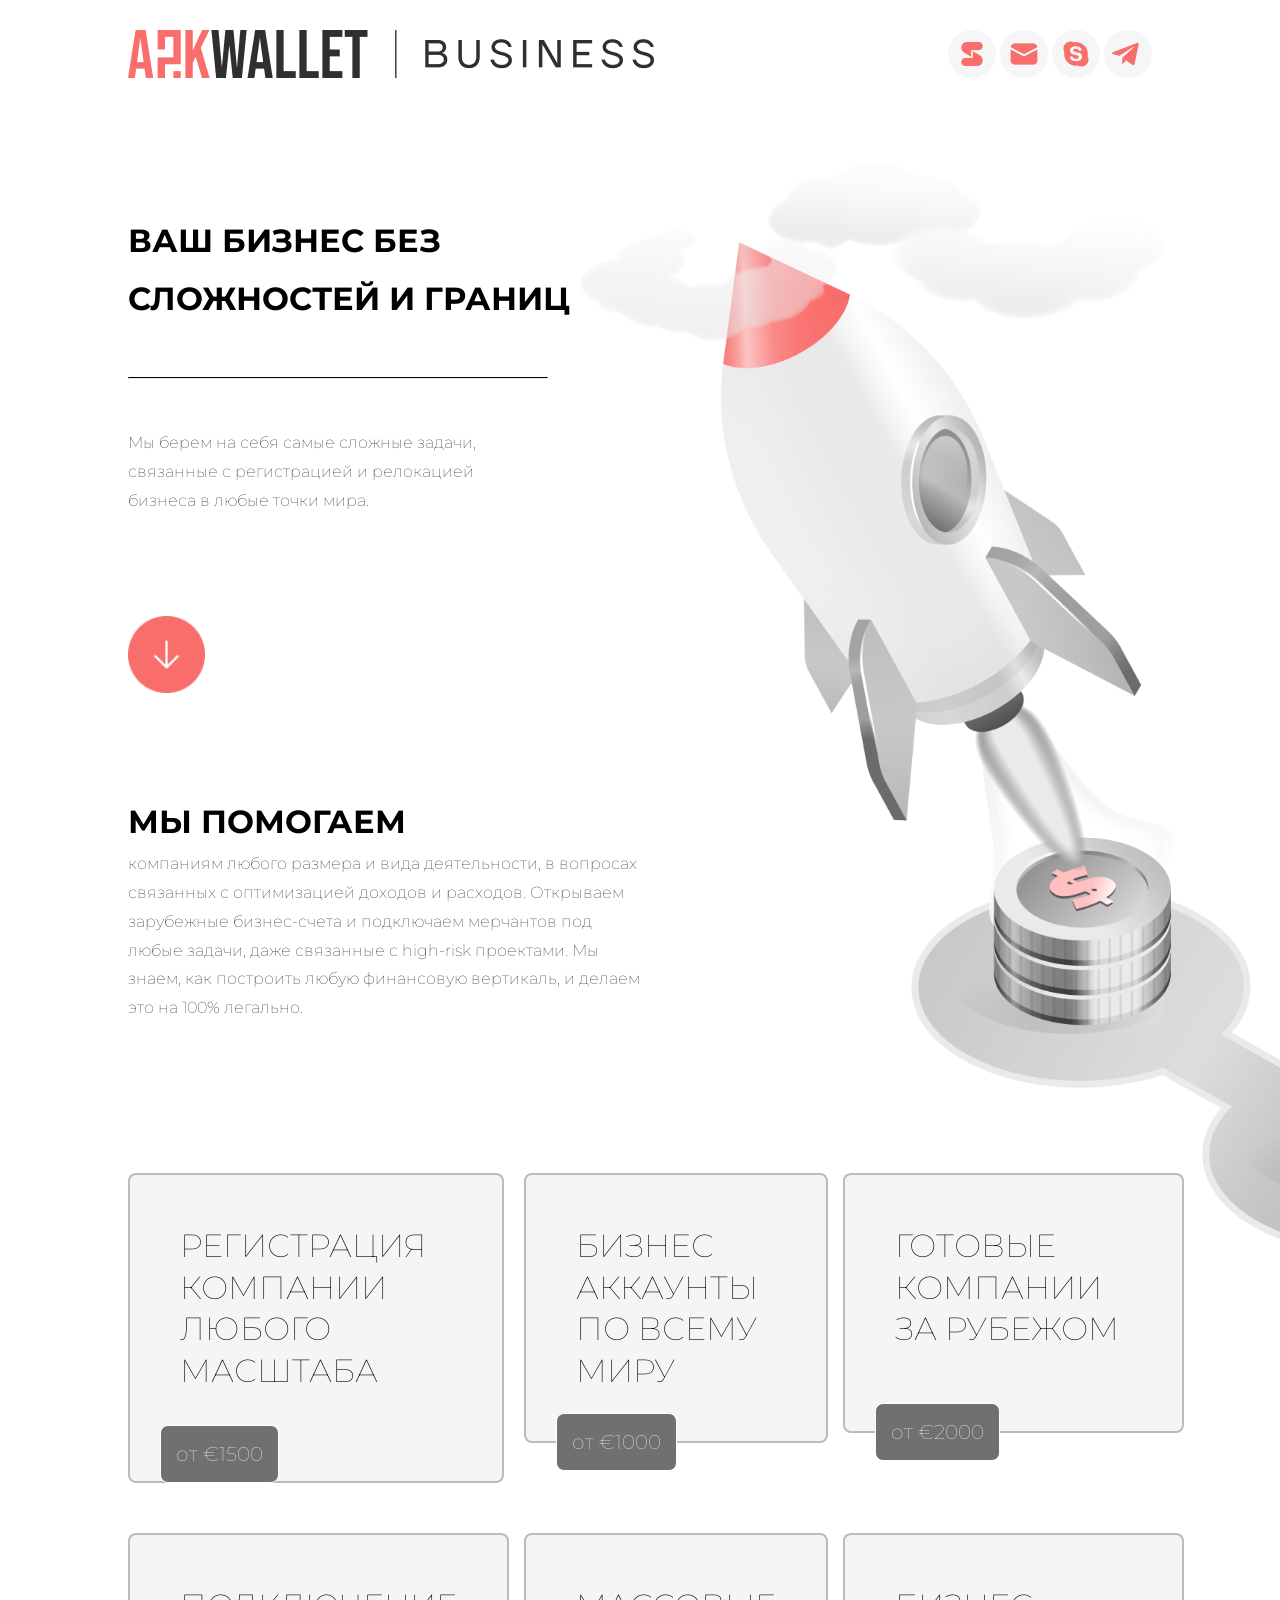
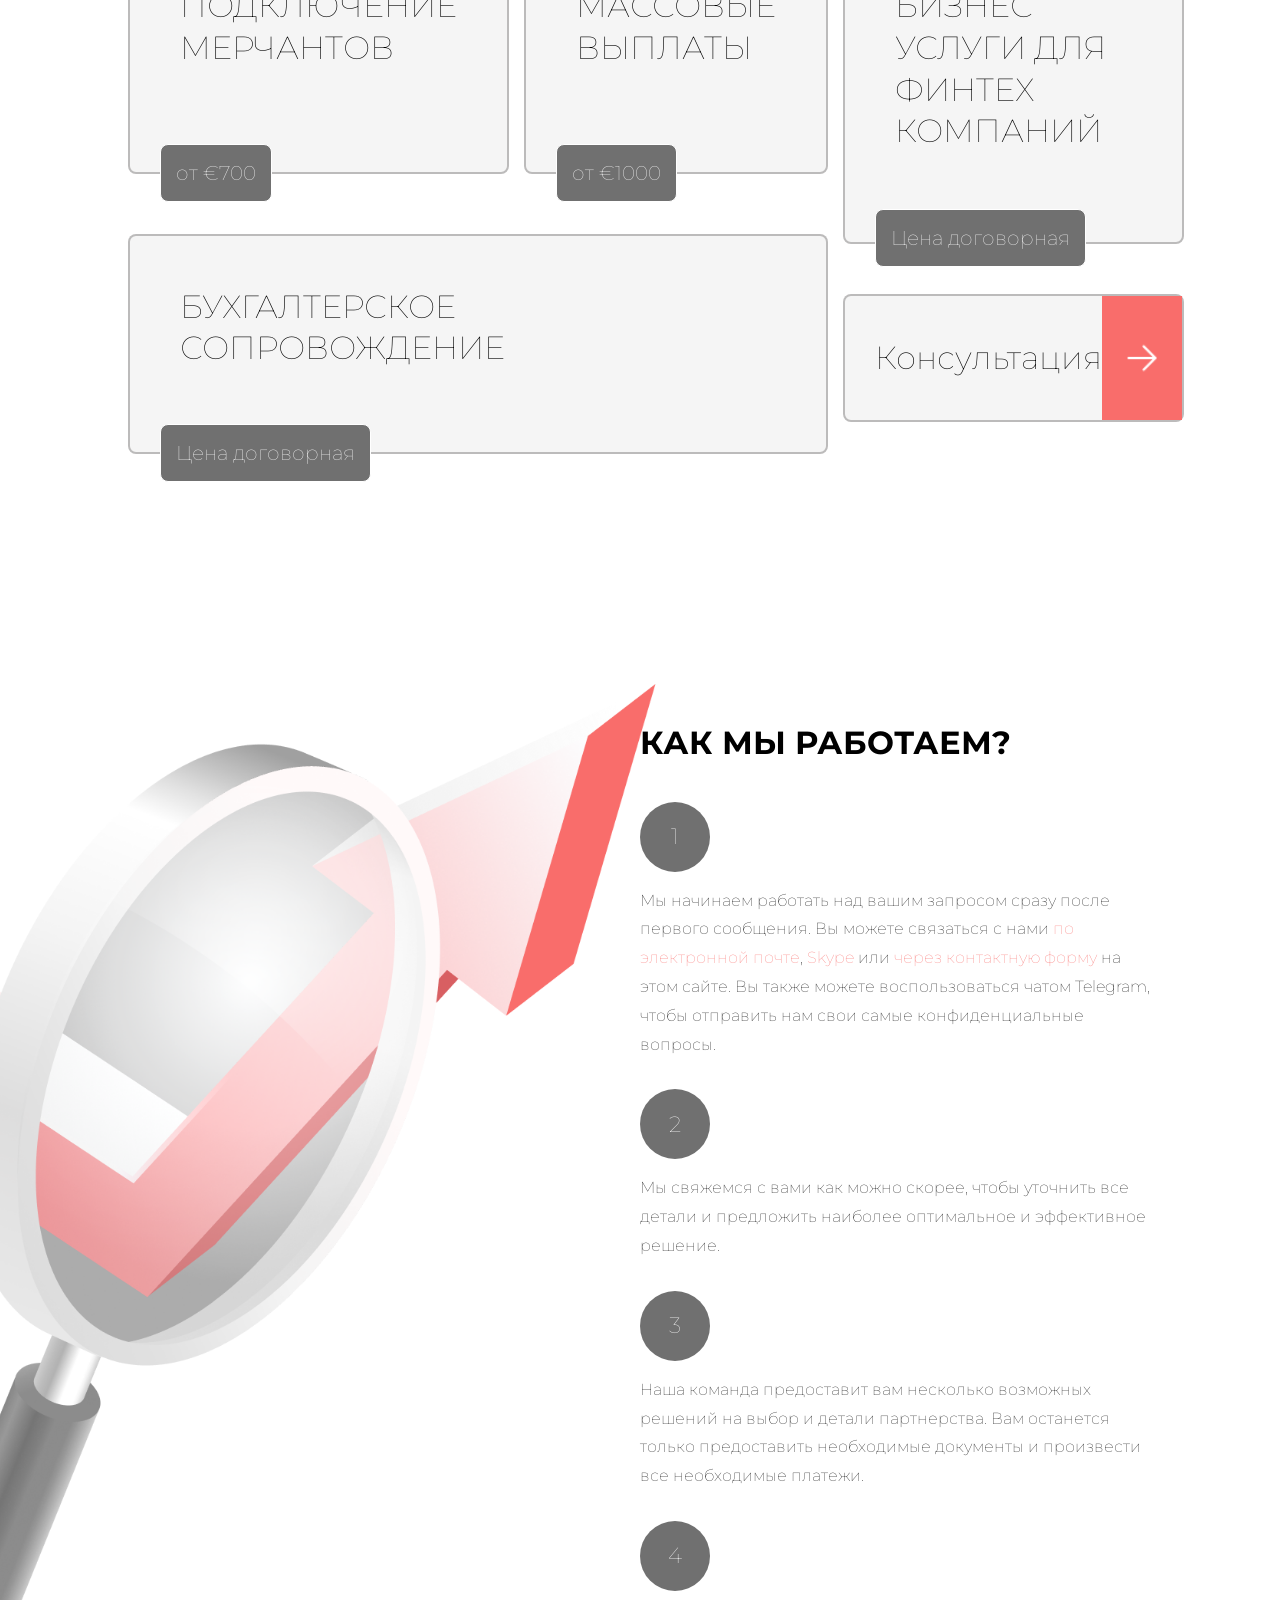
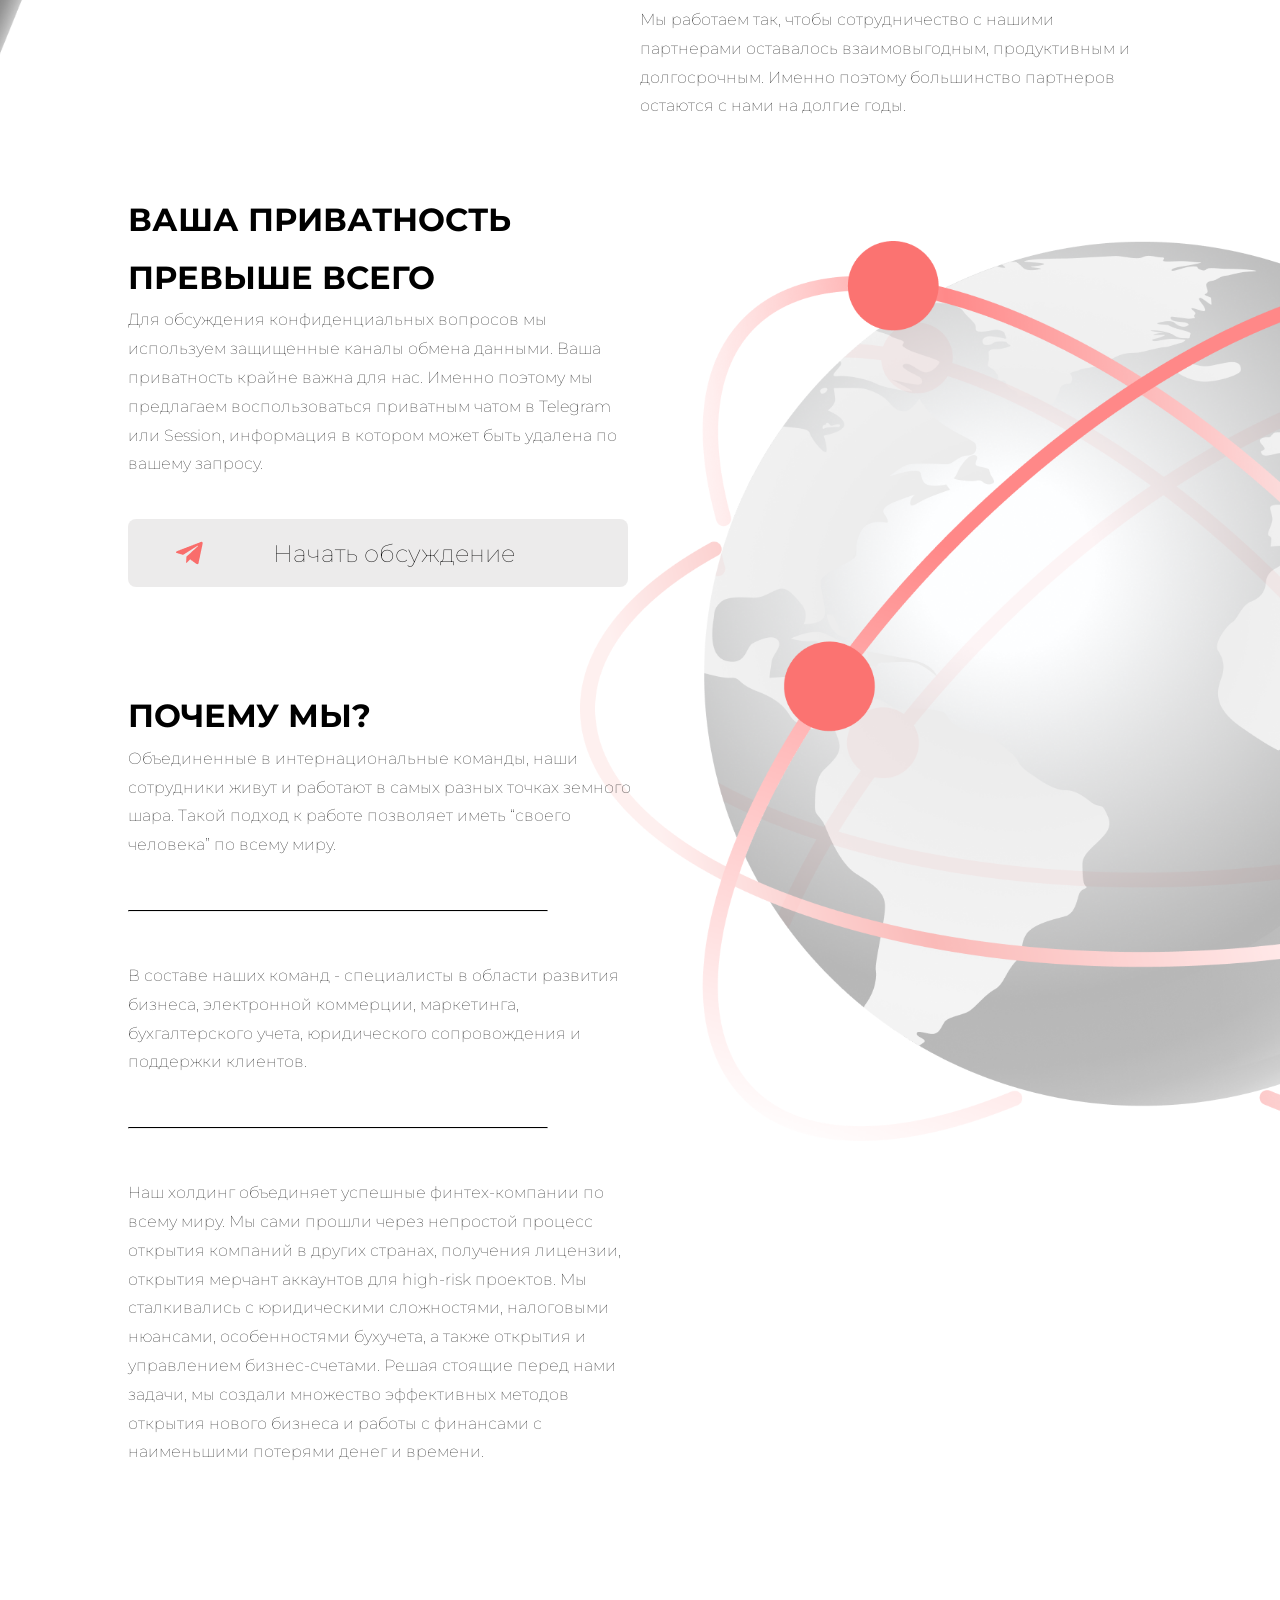
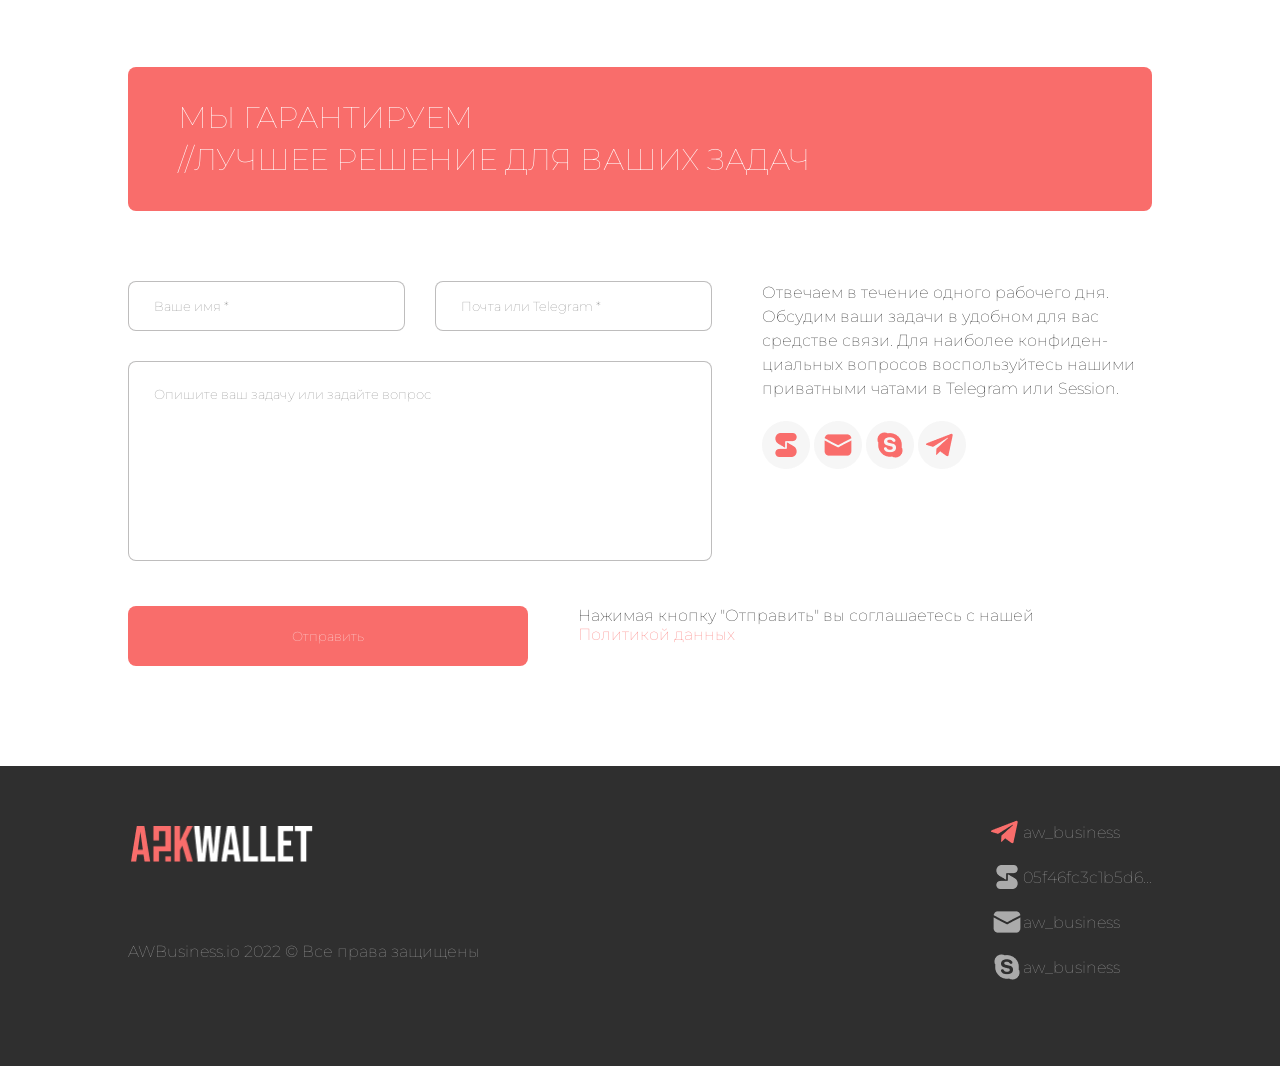
<file: index.html>
<!DOCTYPE html>
<html lang="en">
  <head>
    <link rel="preconnect" href="https://fonts.googleapis.com" />
    <link rel="preconnect" href="https://fonts.gstatic.com" crossorigin />
    <link
      href="https://fonts.googleapis.com/css2?family=Montserrat:wght@300&family=Orbitron&display=swap"
      rel="stylesheet"
    />
    <meta charset="UTF-8" />
    <meta http-equiv="X-UA-Compatible" content="IE=edge" />
    <meta name="viewport" content="width=device-width, initial-scale=1">

    <title>Document</title>
    <link rel="stylesheet" href="ark.css" />
    <link rel="stylesheet" href="ark-mobile.css" />
  </head>
  <body>
    <div class="header">
      <div class="header-logo">
        <img src="/images/Group 329.png " id="desktop-logo"/>
        <img src="/images/Group 398.png " id="mobile-logo"/>
      </div>
      <div class="header-icons">
        <img src="/images/Group 367.png" />
        <img src="/images/Group 369.png" />
        <img src="/images/Group 370.png" />
        <img src="/images/Group 368.png" />
      </div>
    </div>
    <div class="main">
      <div class="main-first-container">
        <h1 class="h1-up"> ВАШ БИЗНЕС БЕЗ СЛОЖНОСТЕЙ И ГРАНИЦ</h1>
        <hr class="main-first-hr" />
        <p class=>Мы берем на себя самые сложные задачи,</p>
        <p>связанные с регистрацией и релокацией</p>
        <p>бизнеса в любые точки мира.</p>
        <img class="button-image" src="/images/Group 328.png" />
        <h1 class="h1-up">МЫ ПОМОГАЕМ</h1>
        <p>
          компаниям любого размера и вида деятельности, в вопросах связанных с
          оптимизацией доходов и расходов. Открываем зарубежные бизнес-счета и
          подключаем мерчантов под любые задачи, даже связанные с high-risk
          проектами. Мы знаем, как построить любую финансовую вертикаль, и
          делаем это на 100% легально.
        </p>
      </div>
        <img class="main-image" src="/images/112 1.png" />
      </div>
    </div>
    
    <div class="modal-container" >
      </div>
    
    <div class="grid-container">
      
      <div class="grid-block block-registration">
      <h1 >РЕГИСТРАЦИЯ КОМПАНИИ ЛЮБОГО МАСШТАБА</h1>
      <p class="block-price  price-first" onclick="priceOnClick(0)">от €1500</p>
    </div>
    <div class="grid-block block-businessAcc">
      <h1 >БИЗНЕС АККАУНТЫ ПО ВСЕМУ МИРУ </h1>
      <p class="block-price price-second" onclick="priceOnClick(1)">от €1000</p>
    </div>
    <div class="grid-block block-companies">
        <h1 >ГОТОВЫЕ КОМПАНИИ  ЗА РУБЕЖОМ</h1>
        <p class="block-price price-third" onclick="priceOnClick(2)">от €2000</p>
      </div>
      <div class="grid-block block-merch">
        <h1 >ПОДКЛЮЧЕНИЕ МЕРЧАНТОВ</h1>
        <p class="block-price price-fourth" onclick="priceOnClick(3)">от €700</p>
      </div>
      <div class="grid-block block-mass">
          <h1 >МАССОВЫЕ ВЫПЛАТЫ</h1>
          <p class="block-price price-fifth" onclick="priceOnClick(4)">от €1000</p> 
      </div>
      <div class="grid-block block-business">
          <h1 >БИЗНЕС
            УСЛУГИ ДЛЯ ФИНТЕХ
            КОМПАНИЙ</h1>
            <p class="block-price price-sixth" onclick="priceOnClick(5)">Цена договорная</p>
      </div>
      <div class="grid-block block-accountant">
            <h1 >БУХГАЛТЕРСКОЕ СОПРОВОЖДЕНИЕ</h1>
            <p class="block-price price-seventh">Цена договорная</p>
      </div>
     <div class="consult-block">
      <h1 class="cons-heading">Консультация</h1>
      <div class="arrow-block">
        <img  class="arrow-image" src="/images/akar-icons_arrow-up.png"/>
      </div>
     </div>
        <!-- <button class="consult-button">Консультация</button> -->
       </div>
      </div>
    </div>
    </div>
    <div class="main-third-container">
      <div class="main-third-image">
      <img src="/images/Group 373.png" class="arrow-loupe-image"/>
      </div>
      <div class="main-third-text">
      <h1 class="h1-up">КАК МЫ РАБОТАЕМ?</h1>
      <!-- <img class="numbers-images" src="/images/Group 344.png"/> -->
      <div class="circle-div">
        <p>1</p>
      </div>
      <p>Мы начинаем работать над вашим запросом сразу после первого сообщения. Вы можете связаться с нами <a>по электронной почте</a>, <a>Skype</a> или <a>через контактную форму</a> на этом сайте. Вы также можете воспользоваться чатом Telegram, чтобы отправить нам свои самые конфиденциальные вопросы.
      </p>
      <p class="circle-div">2</p>
      <p>Мы свяжемся с вами как можно скорее, чтобы уточнить все детали и предложить наиболее оптимальное и эффективное решение. </p>
      <p class="circle-div">3</p>
      <p>Наша команда предоставит вам несколько возможных решений на выбор и детали партнерства. Вам останется только предоставить необходимые документы и произвести все необходимые платежи.</p>
      <p class="circle-div">4</p>
      <p>Мы работаем так, чтобы сотрудничество с нашими партнерами оставалось взаимовыгодным, продуктивным и долгосрочным. Именно поэтому большинство партнеров остаются с нами на долгие годы.</p>
      </div>
    </div>
    <div class="main-fourth-container">
      <div class="main-fourth-text">
      <h1 class="h1-up">ВАША ПРИВАТНОСТЬ ПРЕВЫШЕ ВСЕГО </h1>
      <p>Для обсуждения конфиденциальных вопросов мы используем защищенные каналы обмена данными. Ваша приватность крайне важна для нас. Именно поэтому мы предлагаем воспользоваться приватным чатом в Telegram или Session, информация в котором может быть удалена по вашему запросу.
      </p>
    <div class="button-4-container">
      <img  class="button-4-img" src="/images/bxl_telegram.png"/>
      <h1 class="button-4-head">Начать обсуждение<h1>
    </div>
      <h1 class="h1-up-4">ПОЧЕМУ МЫ?</h1>
      <p >Объединенные в интернациональные команды, наши сотрудники живут и работают в самых разных точках земного шара. Такой подход к работе позволяет иметь “своего человека” по всему миру. 
      </p>
      <hr class="hr-4"/>
      <p>В составе наших команд - специалисты в области развития бизнеса, электронной коммерции, маркетинга, бухгалтерского учета, юридического сопровождения и поддержки клиентов. 
      </p>
      <hr class="hr-4"/>
      <p>Наш холдинг объединяет успешные финтех-компании по всему миру. Мы сами прошли через непростой процесс открытия компаний в других странах, получения лицензии, открытия мерчант аккаунтов для high-risk проектов. Мы сталкивались с юридическими сложностями, налоговыми нюансами, особенностями бухучета, а также открытия и управлением бизнес-счетами. Решая стоящие перед нами задачи, мы создали множество эффективных методов открытия нового бизнеса и работы с финансами с наименьшими потерями денег и времени.
      </p>
      </div>
      <div class="main-fourth-image">
      <img src="/images/qwedeqw] 1.png" class="earth-image"/>
      </div>
    </div>
    <div class="main-fifth">
      <div class="header-fifth">
        <h1 >МЫ ГАРАНТИРУЕМ</h1>
        <h1>//ЛУЧШЕЕ РЕШЕНИЕ ДЛЯ ВАШИХ ЗАДАЧ</h1>
        </div>
        <div  class="forma-text-container">
        
        <div class="forma-container">
          <input class="input" type="name" placeholder="Ваше имя *">
        <input class="input" type="email" placeholder="Почта или Telegram *">
        <input class="input-last" type="text" placeholder="Опишите ваш задачу или задайте вопрос">
        </div>
        <div class="text-container">
          <p>Отвечаем в течение одного рабочего дня. Обсудим ваши задачи в удобном для вас средстве связи. Для наиболее конфиден-циальных вопросов воспользуйтесь нашими приватными чатами в Telegram или Session.
          </p>
          <div class="header-icons-2">
          <img src="/images/Group 367.png" />
          <img src="/images/Group 369.png" />
          <img src="/images/Group 370.png" />
          <img src="/images/Group 368.png" />
        </div>
      </div>
        </div>
        <div class="button-container">
        <button class="button-send">Отправить</button>
        <div class="text-button">
        <p >Нажимая кнопку "Отправить" вы 
        соглашаетесь с нашей</p>
        <a>Политикой данных</a>
        </div>
      </div>
      <!-- !-- forma-text-container - display:none
button-container -->
      <div class="mobile-forma-text-container"> 
        
      </div>
    </div>
    <footer>
      <div class="footer">
        <div class="footer-logo-main">
          <img class="footer-main-image" src="/images/Group 365.png " id="logo-foot"/>
          <p>AWBusiness.io 2022 © Все права защищены</p>
        </div>
        <div class="links">
        <div class="footer-logo"><img  class="logo-footer" src="/images/bxl_telegram.png"/>
          <p>aw_business</p>
        </div>
        <div class="footer-logo"><img class="logo-footer"src="/images/Frame 4.png"/>
          <p>05f46fc3c1b5d6...</p>
        </div>
        <div class="footer-logo"><img class="logo-footer"src="/images/fluent_mail-24-filled.png"/>
          <p>aw_business</p>
        </div>
        <div class="footer-logo"><img class="logo-footer"src="/images/ant-design_skype-filled.png"/>
          <p>aw_business</p>
        </div>
        </div>
  </div>
          </div>
      </div>
      </div>
      <div class="foot-container">
        <div class="foot-img">
      <img class="footer-main-image" src="/images/Group 365.png " />
    </div>
   
    <div class="links">
    <div class="footer-logo"><img  class="logo-footer" src="/images/bxl_telegram.png"/>
      <p>aw_business</p>
    </div>
    <div class="footer-logo"><img class="logo-footer"src="/images/Frame 4.png"/>
      <p>05f46fc3c1b5d6...</p>
    </div>
    <div class="footer-logo"><img class="logo-footer"src="/images/fluent_mail-24-filled.png"/>
      <p>aw_business</p>
    </div>
    <div class="footer-logo"><img class="logo-footer"src="/images/ant-design_skype-filled.png"/>
      <p>aw_business</p>
    </div>
    </div>
    <div class="foot-p">
    <p>AWBusiness.io 2022 © Все права защищены</p>
</div>
    </div>
  </div>
  </div>
  
    </footer>
    <script src="/ark.js"></script>
  </body>
  
</html>
</file>
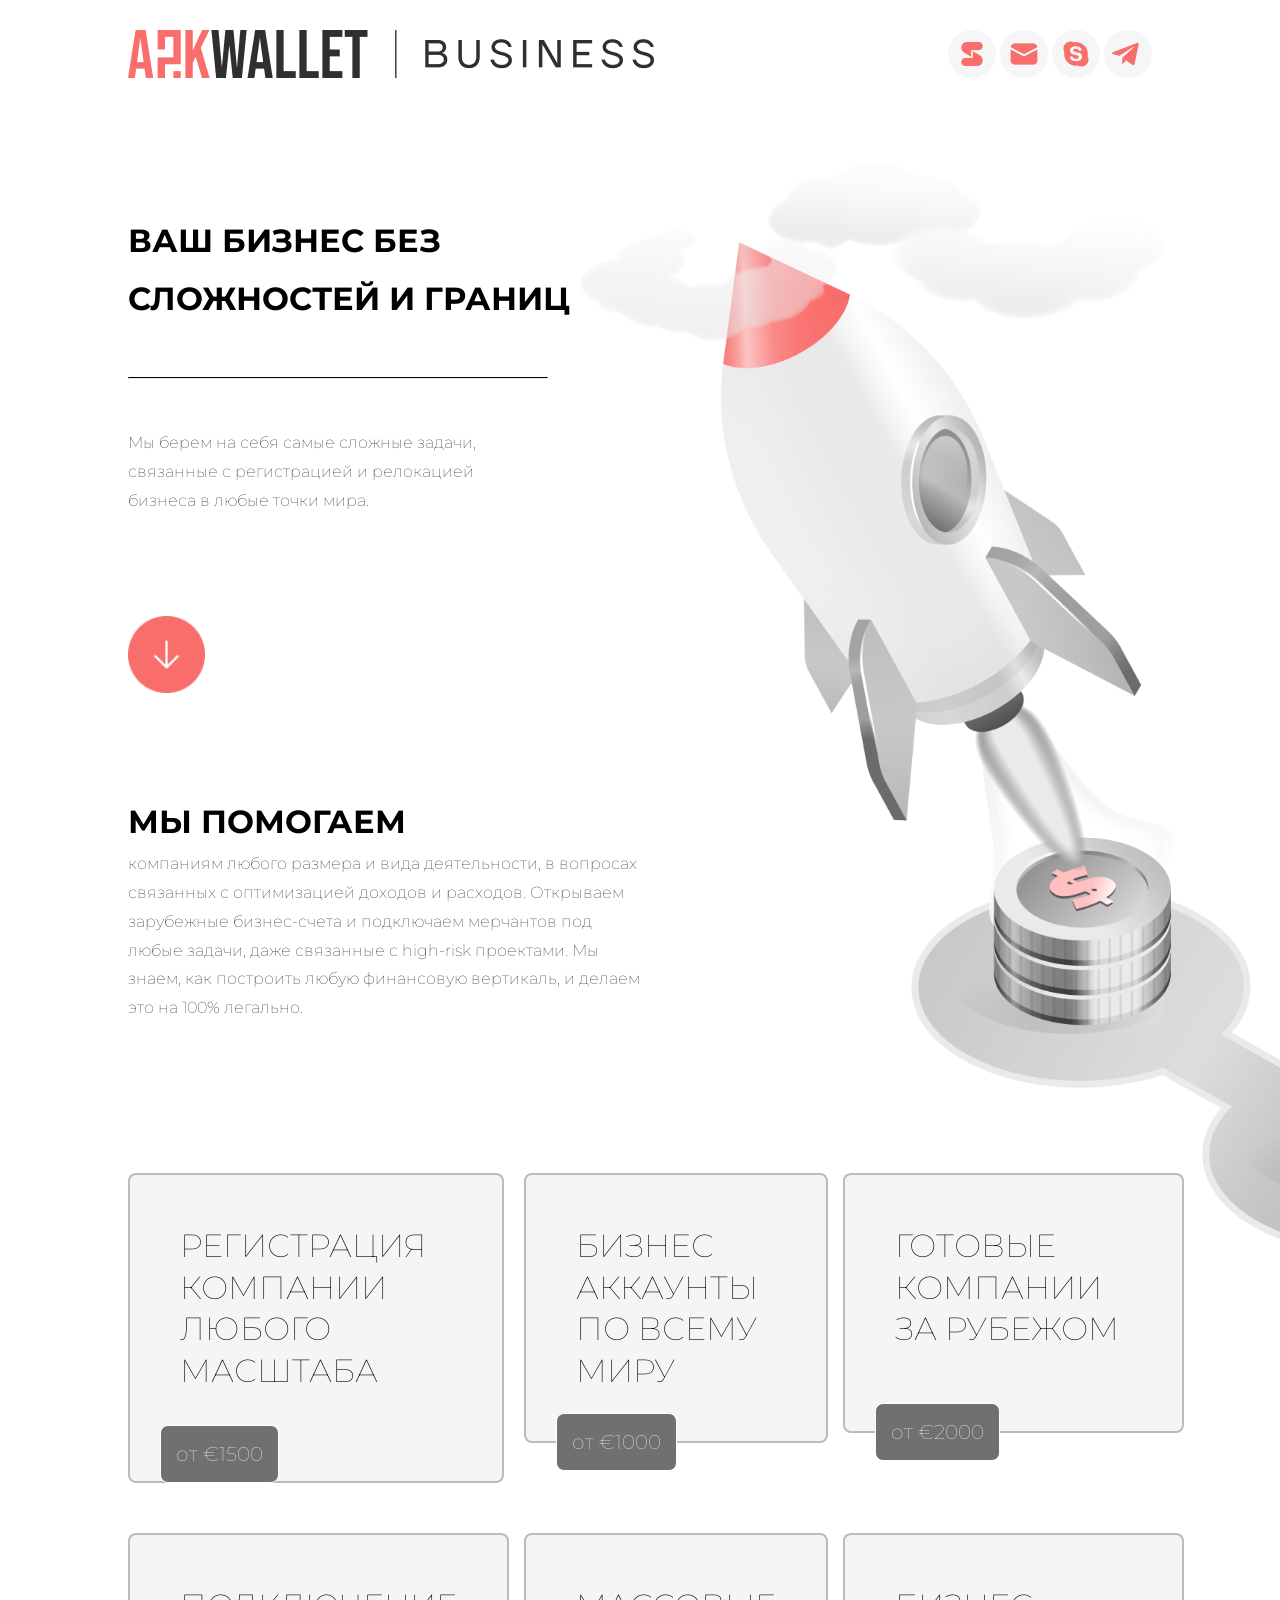
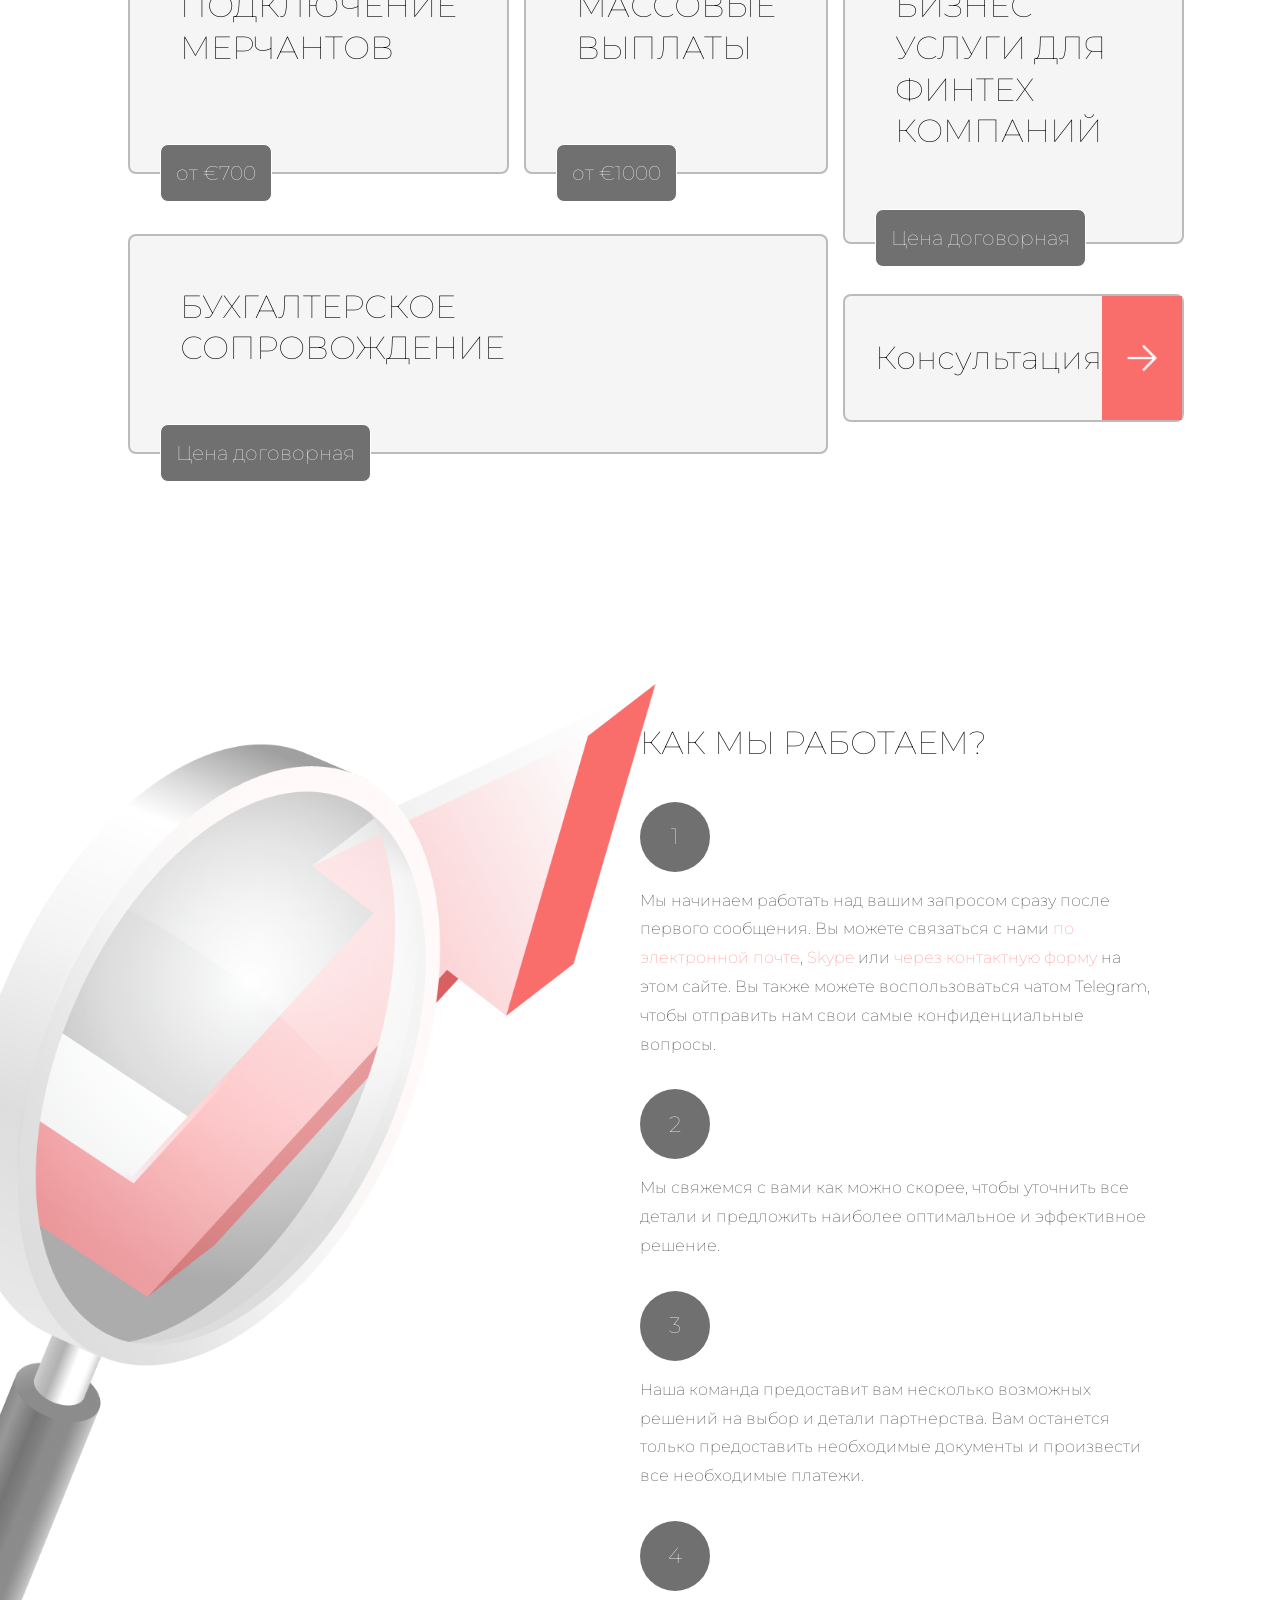
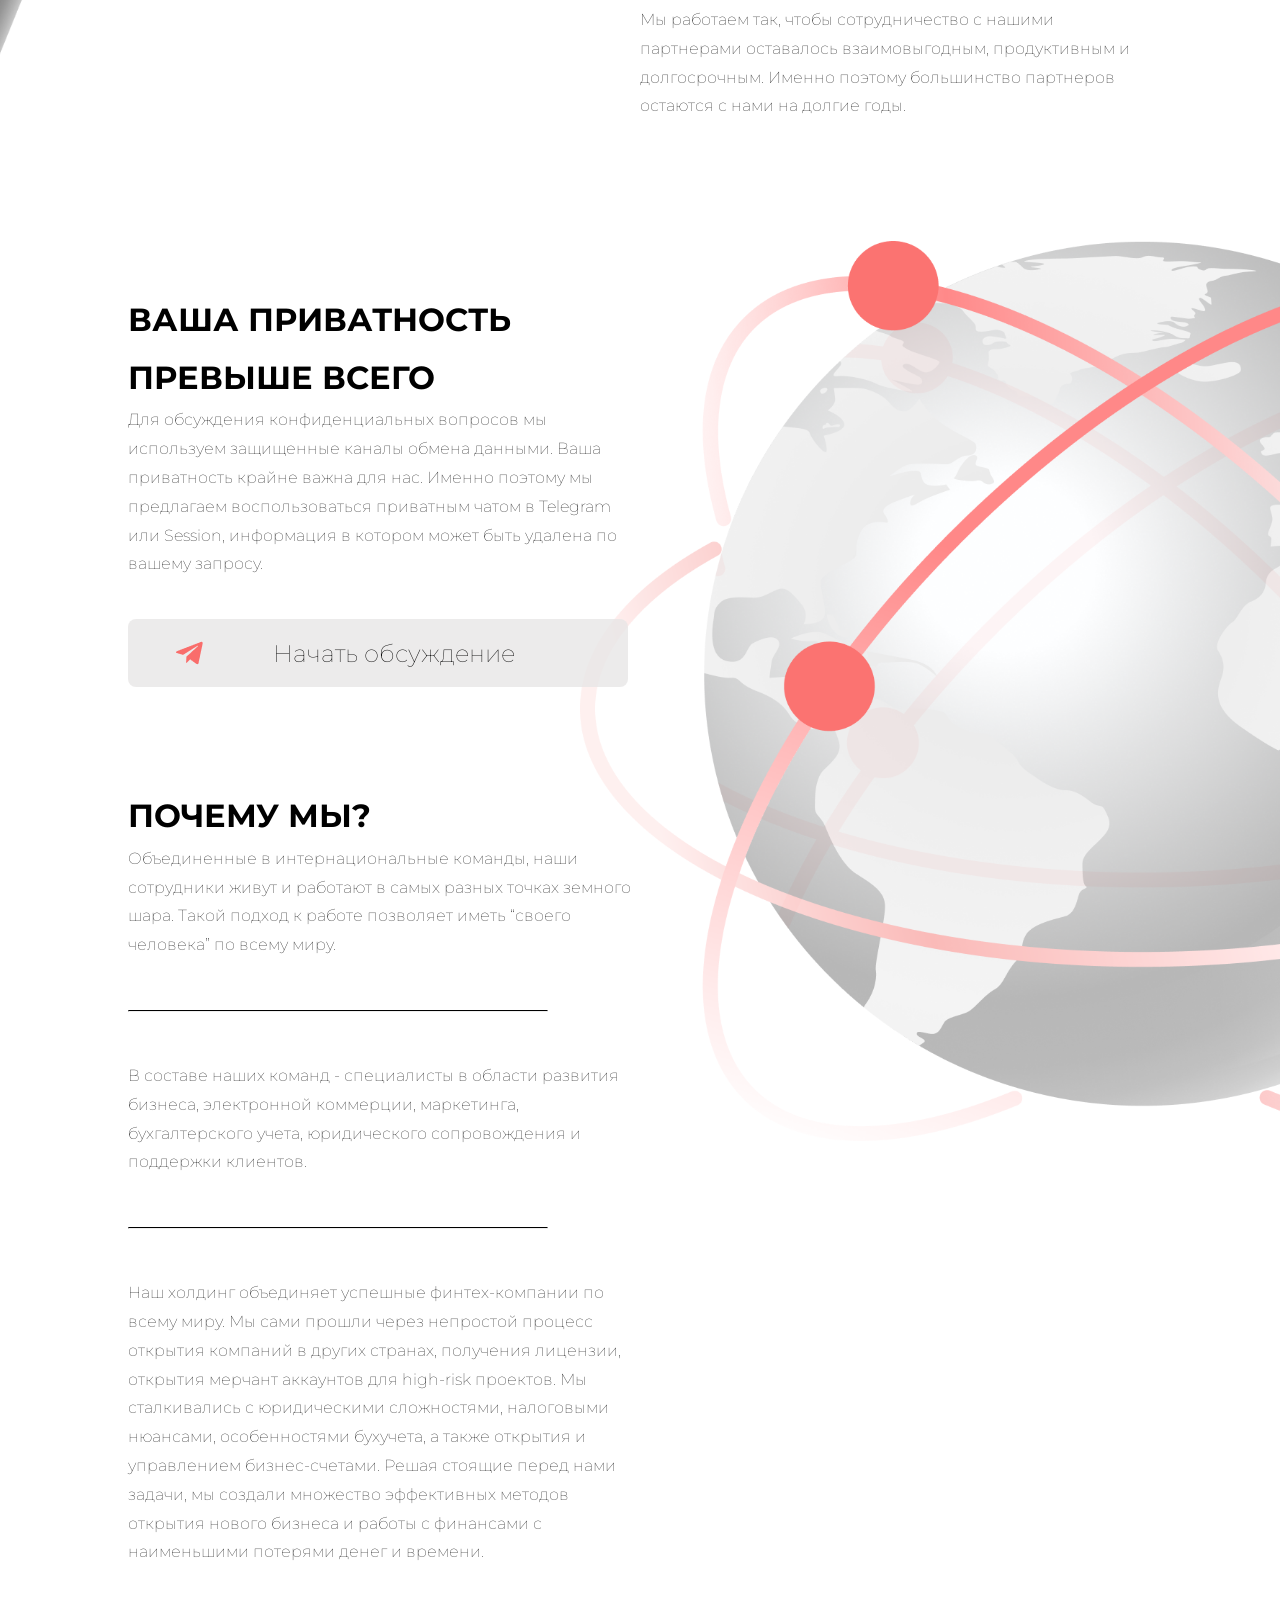
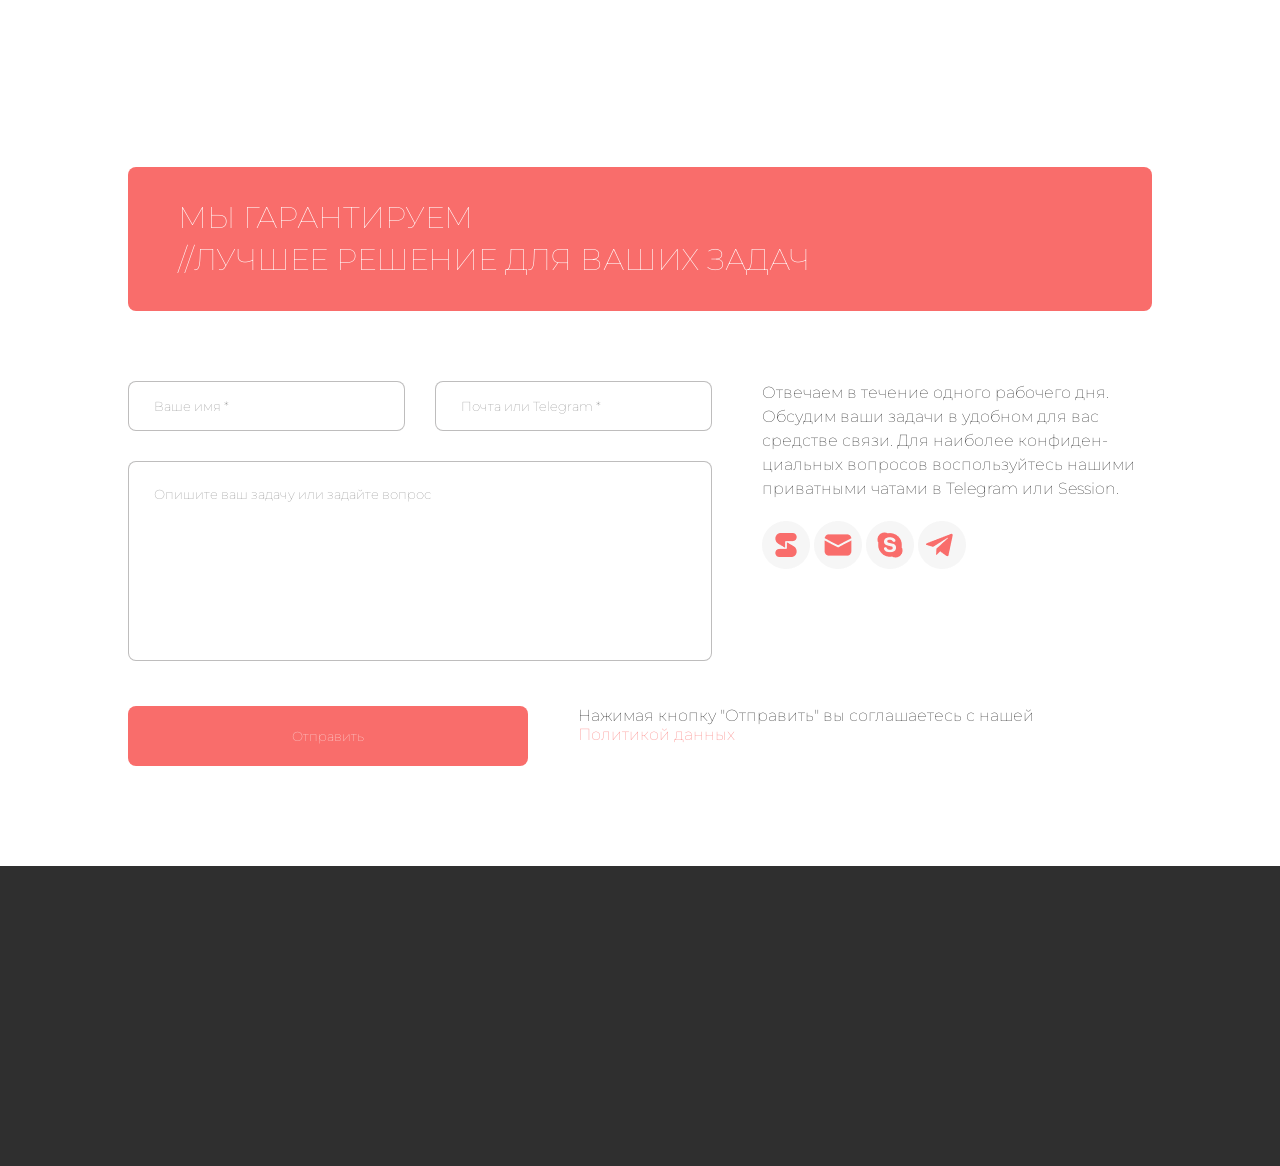
<file: arkMobile.html>
<!DOCTYPE html>
<html lang="en">
  <head>
    <link rel="preconnect" href="https://fonts.googleapis.com" />
    <link rel="preconnect" href="https://fonts.gstatic.com" crossorigin />
    <link
      href="https://fonts.googleapis.com/css2?family=Montserrat:wght@300&family=Orbitron&display=swap"
      rel="stylesheet"
    />
    <meta charset="UTF-8" />
    <meta http-equiv="X-UA-Compatible" content="IE=edge" />
    <meta name="viewport" content="width=device-width, initial-scale=1">

    <title>Document</title>
    <link rel="stylesheet" href="ark.css" />
    <link rel="stylesheet" href="ark-mobile.css" />
  </head>
  <body>
    <div class="header">
      <div class="header-logo">
        <img src="/images/Group 329.png " id="desktop-logo"/>
        <img src="/images/Group 398.png " id="mobile-logo"/>
      </div>
      <div class="header-icons">
        <img src="/images/Group 367.png" />
        <img src="/images/Group 369.png" />
        <img src="/images/Group 370.png" />
        <img src="/images/Group 368.png" />
      </div>
    </div>
    <div class="main">
      <div class="main-first-container">
        <h1 class="h1-up"> ВАШ БИЗНЕС БЕЗ СЛОЖНОСТЕЙ И ГРАНИЦ</h1>
        <hr class="main-first-hr" />
        <p class=>Мы берем на себя самые сложные задачи,</p>
        <p>связанные с регистрацией и релокацией</p>
        <p>бизнеса в любые точки мира.</p>
        <img class="button-image" src="/images/Group 328.png" />
        <h1 class="h1-up">МЫ ПОМОГАЕМ</h1>
        <p>
          компаниям любого размера и вида деятельности, в вопросах связанных с
          оптимизацией доходов и расходов. Открываем зарубежные бизнес-счета и
          подключаем мерчантов под любые задачи, даже связанные с high-risk
          проектами. Мы знаем, как построить любую финансовую вертикаль, и
          делаем это на 100% легально.
        </p>
      </div>
        <img class="main-image" src="/images/112 1.png" />
      </div>
    </div>
    
    <div class="modal-container" >
      </div>
    
    <div class="grid-container">
      
      <div class="grid-block block-registration">
      <h1 >РЕГИСТРАЦИЯ КОМПАНИИ ЛЮБОГО МАСШТАБА</h1>
      <p class="block-price  price-first" onclick="priceOnClick(0)">от €1500</p>
    </div>
    <div class="grid-block block-businessAcc">
      <h1 >БИЗНЕС АККАУНТЫ ПО ВСЕМУ МИРУ </h1>
      <p class="block-price price-second" onclick="priceOnClick(1)">от €1000</p>
    </div>
    <div class="grid-block block-companies">
        <h1 >ГОТОВЫЕ КОМПАНИИ  ЗА РУБЕЖОМ</h1>
        <p class="block-price price-third" onclick="priceOnClick(2)">от €2000</p>
      </div>
      <div class="grid-block block-merch">
        <h1 >ПОДКЛЮЧЕНИЕ МЕРЧАНТОВ</h1>
        <p class="block-price price-fourth" onclick="priceOnClick(3)">от €700</p>
      </div>
      <div class="grid-block block-mass">
          <h1 >МАССОВЫЕ ВЫПЛАТЫ</h1>
          <p class="block-price price-fifth" onclick="priceOnClick(4)">от €1000</p> 
      </div>
      <div class="grid-block block-business">
          <h1 >БИЗНЕС
            УСЛУГИ ДЛЯ ФИНТЕХ
            КОМПАНИЙ</h1>
            <p class="block-price price-sixth" onclick="priceOnClick(5)">Цена договорная</p>
      </div>
      <div class="grid-block block-accountant">
            <h1 >БУХГАЛТЕРСКОЕ СОПРОВОЖДЕНИЕ</h1>
            <p class="block-price price-seventh">Цена договорная</p>
      </div>
     <div class="consult-block">
      <h1 class="cons-heading">Консультация</h1>
      <div class="arrow-block">
        <img  class="arrow-image" src="/images/akar-icons_arrow-up.png"/>
      </div>
     </div>
        <!-- <button class="consult-button">Консультация</button> -->
       </div>
      </div>
    </div>
    </div>
    <div class="main-third-container">
      <div class="main-third-image">
      <img src="/images/Group 373.png" class="arrow-loupe-image"/>
      </div>
      <div class="main-third-text">
      <h1 >КАК МЫ РАБОТАЕМ?</h1>
      <!-- <img class="numbers-images" src="/images/Group 344.png"/> -->
      <div class="circle-div">
        <p >1</p>
      </div>
      <p>Мы начинаем работать над вашим запросом сразу после первого сообщения. Вы можете связаться с нами <a>по электронной почте</a>, <a>Skype</a> или <a>через контактную форму</a> на этом сайте. Вы также можете воспользоваться чатом Telegram, чтобы отправить нам свои самые конфиденциальные вопросы.
      </p>
      <p class="circle-div">2</p>
      <p>Мы свяжемся с вами как можно скорее, чтобы уточнить все детали и предложить наиболее оптимальное и эффективное решение. </p>
      <p class="circle-div">3</p>
      <p>Наша команда предоставит вам несколько возможных решений на выбор и детали партнерства. Вам останется только предоставить необходимые документы и произвести все необходимые платежи.</p>
      <p class="circle-div">4</p>
      <p>Мы работаем так, чтобы сотрудничество с нашими партнерами оставалось взаимовыгодным, продуктивным и долгосрочным. Именно поэтому большинство партнеров остаются с нами на долгие годы.</p>
      </div>
    </div>
    <div class="main-fourth-container">
      <div class="main-fourth-text">
      <h1 class="h1-up-4">ВАША ПРИВАТНОСТЬ ПРЕВЫШЕ ВСЕГО </h1>
      <p>Для обсуждения конфиденциальных вопросов мы используем защищенные каналы обмена данными. Ваша приватность крайне важна для нас. Именно поэтому мы предлагаем воспользоваться приватным чатом в Telegram или Session, информация в котором может быть удалена по вашему запросу.
      </p>
    <div class="button-4-container">
      <img  class="button-4-img" src="/images/bxl_telegram.png"/>
      <h1 class="button-4-head">Начать обсуждение<h1>
    </div>
      <h1 class="h1-up-4">ПОЧЕМУ МЫ?</h1>
      <p >Объединенные в интернациональные команды, наши сотрудники живут и работают в самых разных точках земного шара. Такой подход к работе позволяет иметь “своего человека” по всему миру. 
      </p>
      <hr class="hr-4"/>
      <p>В составе наших команд - специалисты в области развития бизнеса, электронной коммерции, маркетинга, бухгалтерского учета, юридического сопровождения и поддержки клиентов. 
      </p>
      <hr class="hr-4"/>
      <p>Наш холдинг объединяет успешные финтех-компании по всему миру. Мы сами прошли через непростой процесс открытия компаний в других странах, получения лицензии, открытия мерчант аккаунтов для high-risk проектов. Мы сталкивались с юридическими сложностями, налоговыми нюансами, особенностями бухучета, а также открытия и управлением бизнес-счетами. Решая стоящие перед нами задачи, мы создали множество эффективных методов открытия нового бизнеса и работы с финансами с наименьшими потерями денег и времени.
      </p>
      </div>
      <div class="main-fourth-image">
      <img src="/images/qwedeqw] 1.png" class="earth-image"/>
      </div>
    </div>
    <div class="main-fifth">
      <div class="header-fifth">
        <h1 >МЫ ГАРАНТИРУЕМ</h1>
        <h1>//ЛУЧШЕЕ РЕШЕНИЕ ДЛЯ ВАШИХ ЗАДАЧ</h1>
        </div>
        <div  class="forma-text-container">
        
        <div class="forma-container">
          <input class="input" type="name" placeholder="Ваше имя *">
        <input class="input" type="email" placeholder="Почта или Telegram *">
        <input class="input-last" type="text" placeholder="Опишите ваш задачу или задайте вопрос">
        </div>
        <div class="text-container">
          <p>Отвечаем в течение одного рабочего дня. Обсудим ваши задачи в удобном для вас средстве связи. Для наиболее конфиден-циальных вопросов воспользуйтесь нашими приватными чатами в Telegram или Session.
          </p>
          <div class="header-icons-2">
          <img src="/images/Group 367.png" />
          <img src="/images/Group 369.png" />
          <img src="/images/Group 370.png" />
          <img src="/images/Group 368.png" />
        </div>
      </div>
        </div>
        <div class="button-container">
        <button class="button-send">Отправить</button>
        <div class="text-button">
        <p >Нажимая кнопку "Отправить" вы 
        соглашаетесь с нашей</p>
        <a>Политикой данных</a>
        </div>
      </div>
      <!-- !-- forma-text-container - display:none
button-container -->
      <div class="mobile-forma-text-container"> 
      </div>
      
    <footer>
      
        <div class="foot-container">
            <div class="foot-img">
          <img class="footer-main-image" src="/images/Group 365.png " />
        </div>
       
        <div class="links">
        <div class="footer-logo"><img  class="logo-footer" src="/images/bxl_telegram.png"/>
          <p>aw_business</p>
        </div>
        <div class="footer-logo"><img class="logo-footer"src="/images/Frame 4.png"/>
          <p>05f46fc3c1b5d6...</p>
        </div>
        <div class="footer-logo"><img class="logo-footer"src="/images/fluent_mail-24-filled.png"/>
          <p>aw_business</p>
        </div>
        <div class="footer-logo"><img class="logo-footer"src="/images/ant-design_skype-filled.png"/>
          <p>aw_business</p>
        </div>
        </div>
        <div class="foot-p">
        <p>AWBusiness.io 2022 © Все права защищены</p>
  </div>
        </div>
      </div>
      </div>
      
    </footer>
    <script src="/ark.js"></script>
  </body>
  
</html>
</file>
<file: ark.css>
* {
  margin: 0;
  padding: 0;
  box-sizing: border-box;
  font-family: "Montserrat"; /* название шрифта*/
  font-weight: 100;
}
.h1-up {
  font-weight: 700;
}
.header {
  display: flex;
  flex-direction: row;
  width: 80%;
  margin: auto;
  justify-content: space-between;
  margin-top: 30px;
}
.header-logo {
}
#mobile-logo {
  display: none;
}

.header-icons {
}
.main {
  width: 80%;
  display: flex;
  flex-direction: row;
  justify-content: flex-start;
  margin: 0 auto 150px; /* top right&left bottom */
  /*margin: 0 auto; => /top&bottom=0  right&left=auto */
  margin-top: 80px;
  line-height: 1.8;
}
.button-image {
  width: 77px;
  height: 77px;
  margin-top: 100px;
  margin-bottom: 100px;
}
.help-image {
  width: 350px;
  height: auto;
  margin-top: 100px;
  margin-bottom: 50px;
}

.main-first-container {
  width: 50%;
  display: flex;
  flex-direction: column;
  margin-top: 50px;
}

hr {
  border-top: 1px solid black;
  width: 420px;
  margin-top: 50px;
  margin-bottom: 50px;
}
.main-second-container {
  width: 50%;
}
.main-image {
  width: 700px;
  height: auto;
  position: absolute;
  right: 0;
}
.grid-container {
  width: 80%;
  display: grid;
  grid-template-columns: 1fr 1fr 1fr;
  grid-template-rows: 1fr 1fr 1fr;
  justify-content: space-around;
  margin: auto;
  margin-top: 50px;
}
.grid-block {
  border: 2px solid rgb(174, 173, 173, 0.8);
  padding: 50px;
  background-color: rgb(222, 222, 222, 0.3);
  border-radius: 8px;
  line-height: 1.3;
  position: relative;
}
.block-registration {
  margin-right: 20px;
  margin-bottom: 50px;
}
.block-price {
  position: absolute;
  border: 1px solid;
  background-color: #707070;
  color: white;
  padding: 15px;
  border-radius: 8px;

  font-size: 20px;
}
.price-first {
  top: 250px;
  left: 30px;
}
.block-businessAcc {
  margin-bottom: 90px;
  margin-right: 15px;
}
.price-second {
  bottom: -30px;
  left: 30px;
}
.block-companies {
  margin-bottom: 100px;
}
.price-third {
  bottom: -30px;
  left: 30px;
}
.block-merch {
  margin-right: 15px;
  margin-bottom: 120px;
}
.price-fourth {
  bottom: -30px;
  left: 30px;
}
.block-mass {
  margin-right: 15px;
  margin-bottom: 120px;
}
.price-fifth {
  bottom: -30px;
  left: 30px;
}
.block-business {
  margin-bottom: 50px;
}
.price-sixth {
  bottom: -25px;
  left: 30px;
}
.block-accountant {
  grid-column: 1/3;
  margin-bottom: 200px;
  margin-top: -60px;
  margin-right: 15px;
}
.price-seventh {
  bottom: -30px;
  left: 30px;
}
.consult-button {
  position: relative;
  border: 2px solid rgb(174, 173, 173, 0.8);
  padding: 50px;
  background: linear-gradient(
    to right,
    rgb(222, 222, 222, 0.3) 75%,
    #f96d6b 25%
  );

  border-radius: 8px;
  line-height: 1.3;
  margin-bottom: 200px;
  font-size: 30px;

  text-align: left;
}
.image-button {
  position: absolute;
  width: 36px;
  height: 36px;
}
.consult-block {
  height: 128px;
  border: 2px solid rgb(174, 173, 173, 0.8);
  background-color: rgb(222, 222, 222, 0.3);
  border-radius: 8px;
  display: flex;
  width: 100%;
  align-items: center;
  justify-content: space-between;
}

.arrow-block {
  background-color: #f96d6b;
  width: 80px;
  justify-content: center;
  display: flex;
  align-items: center;
  height: 100%;
}

.arrow-image {
  width: 40px;
  height: 40px;
}

.cons-heading {
  margin-left: 30px;
}

.block-price:hover {
  background-color: #f96d6b;
  cursor: pointer;
}
.main-third-container {
  position: relative;
  width: 80%;
  display: flex;
  flex-direction: row;
  margin: auto;
  margin-top: 60px;
  line-height: 1.8;
  justify-content: space-between;
  gap: 50px;
}
.main-third-image {
  width: 390px;
  height: auto;
  margin-left: -250px;
}
.main-third-text {
  width: 50%;
}
.how-image {
  margin-bottom: 50px;
}
.numbers-images {
  margin-top: 30px;
}
.main-fourth-container {
  width: 80%;
  display: flex;
  flex-direction: row;
  margin: auto;
  margin-top: -30px;
  line-height: 1.8;
  justify-content: space-around;
}
.main-fourth-text {
  width: 70%;
  margin-top: 100px;
}
.main-fourth-image {
  width: 700px;
  height: auto;
  margin-top: 150px;
}
.title-images {
  margin-top: 60px;
  margin-bottom: 40px;
}
.button-dis {
  width: 450px;
  height: 58px;
  margin-bottom: 100px;
  margin-top: 70px;
  border: none;
  border-radius: 8px;
  font-size: 20px;
  background-image: url("/images/Vector.png");
  background-repeat: no-repeat;
  background-position: 15px;
}
.main-fifth {
  width: 100%;
  margin: auto;
  margin-top: 100px;
}
.header-fifth {
  margin: auto;
  width: 80%;
  background-color: #f96d6b;
  padding: 30px;
  color: white;
  margin-top: 200px;
  border-radius: 8px;
  font-size: 15px;
  padding-left: 50px;
  line-height: 1.4;
}
.before-forma-container {
  display: flex;
  flex-direction: row;
  width: 80%;
  margin: auto;
  margin-top: 40px;
  justify-content: space-between;
}
.button-4-container {
  display: flex;
  flex-direction: row;
  align-items: center;
  width: 500px;
  height: 68px;
  background-color: rgba(232, 231, 231, 0.8);
  border: none;
  padding: 15px;
  border-radius: 8px;
  text-align: center;
  font-size: 18px;
  margin-top: 40px;

  margin-bottom: 60px;
  justify-content: space-around;
}
.button-4-head {
  font-size: 24px;
}
.h1-up-4 {
  margin-top: 100px;
  font-weight: 700;
}
.arrow-loupe-image {
  position: absolute;
  left: -150px;
  width: 700px;
  top: -30px;
}

.circle-div {
  height: 70px;
  border-radius: 60%;
  background-color: #707070;
  width: 70px;
  justify-content: center;
  display: flex;
  align-items: center;
  color: white;
  font-size: 22px;
  margin-top: 30px;
  margin-bottom: 15px;
}
.earth-image {
  position: absolute;
  right: 0;
  z-index: -1;
  width: 700px;
  height: 900px;
}
.div-modal {
  width: 468px;
  height: 804px;
  background-color: white;
  border: 2px solid rgb(174, 173, 173, 0.8);
  border-radius: 8px;
}
.forma-text-container {
  width: 80%;
  margin: auto;
  margin-top: 70px;
  display: flex;
  flex-direction: row;
  gap: 50px;
}
.text-container {
  width: 40%;
  display: flex;
  flex-direction: column;
  line-height: 1.5;
}

.forma-container {
  width: 60%;
  display: grid;
  grid-template-columns: 1fr 1fr;
  grid-template-rows: 1fr 1fr;
  gap: 30px;
  height: 100px;
}
input::placeholder {
  text-indent: 25px;
}

.input {
  height: 50px;
  border: 1px solid rgb(174, 173, 173, 0.8);
  border-radius: 8px;
}
.input-last {
  grid-column: 1/3;
  height: 200px;
  border: 1px solid rgb(174, 173, 173, 0.8);
  border-radius: 8px;
}
.input-last::placeholder {
  transform: translateY(-5em);
}
.header-icons-2 {
  margin-top: 20px;
}
.button-container {
  display: flex;
  flex-direction: row;
  margin: auto;
  width: 80%;
  margin-top: 130px;
  gap: 50px;
}
.button-send {
  width: 400px;
  height: 60px;
  background-color: #f96d6b;
  color: white;
  border-radius: 8px;
  border: none;
}
.button-text {
  height: 100px;
}
a {
  color: #f96d6b;
}
footer {
  width: 100%;
  height: 300px;
  background-color: #2f2f2f;
  margin-top: 100px;
}
.footer {
  display: flex;
  flex-direction: row;
  width: 80%;
  margin: auto;
  justify-content: space-between;
  color: #ffffff;
}
.footer p {
  opacity: 0.6;
}
.footer-logo-main {
  display: flex;
  flex-direction: column;
  margin-top: 60px;
  gap: 80px;

  align-items: center;
}
.footer-icons {
  display: flex;
  flex-direction: row;
  margin-top: 50px;
}
.logo-footer {
  width: 32px;
  height: 32px;
}
.images-logo {
  display: flex;
  flex-direction: column;
  gap: 3px;
}
.links {
  margin-top: 10px;
  margin-left: 5px;
  display: flex;
  flex-direction: column;
  gap: 13px;
}
.footer-main-image {
  width: 182px;
  height: 36px;
  margin-left: -165px;
}
.images-first {
  display: flex;
  flex-direction: row;
  align-items: center;
}
.modal-container {
  display: none; /* Hidden by default */
  position: fixed; /* Stay in place */
  z-index: 1; /* Sit on top */
  left: 0;
  top: 0;
  width: 100%; /* Full width */
  height: 100%; /* Full height */
  overflow: auto; /* Enable scroll if needed */
  background-color: rgba(
    128,
    128,
    128,
    0.5
  ); /* Semi-transparent gray background */
}

/* .modal-container:before {
  width: 100%;
  min-height: 100%;
  background-color: rgba(0, 0, 0, 0.5);
  top: 0;
  position: fixed;
  z-index: 9999;
} */
.div-modal {
  width: 468px;
  height: 804px;
  text-align: left;
  padding: 30px;
  top: 0px;
  right: 0;
  bottom: 0;
  left: 0;
  margin: auto;
  position: fixed;
  z-index: 99999;
  animation: modalAnimation 0.2s linear 0s normal none;
}
@keyframes modalAnimation {
  0% {
    transform: scale(0.001);
  }
  100% {
    transform: scale(1);
  }
}
.footer-logo {
  display: flex;
  flex-direction: row;
  align-items: center;
}
.links {
  margin-top: 50px;
}
.button-popUp {
  display: flex;
  margin: auto;
  width: 200px;
  height: 50px;
  background-color: #f96d6b;
  border: none;
  color: white;
  border-radius: 8px;
  font-size: 20px;
  padding: 10px;
  justify-content: space-around;
  margin-top: 500px;
}
.button-popUp:hover {
  cursor: pointer;
}

.foot-container {
  display: none;
}
</file>
<file: ark-mobile.css>
@media only screen and (max-width: 768px) {
  h1 {
    font-weight: 600;
    font-size: 24px;
  }
  .header-icons {
    display: none;
  }
  .main-image {
    width: 250px;
    height: 440px;
    top: 20px;
    right: 0;
  }
  .main {
    margin: 0;
    display: block;
    width: 100%;
  }
  .main-first-container {
    width: 90%;
    display: flex;
    flex-direction: column;
    align-items: left;
    justify-content: space-around;
    margin: 0 auto;
    margin-top: 300px;
  }
  .main-first-hr {
    margin-bottom: 15px;
  }
  .h1-first-container {
    margin-top: 50px;
    margin-bottom: 20px;
  }

  .logo-mob {
    width: 140px;
    height: 50px;
  }
  hr {
    width: 64px;
    margin-top: 10px;
  }
  .button-image {
    display: none;
  }
  .header-logo {
  }

  #desktop-logo {
    display: none;
  }

  #mobile-logo {
    display: block;
  }
  .grid-container {
    display: flex;
    flex-direction: column;
    margin-top: 60px;
    width: 90%;
  }
  .grid-block {
    width: 100%;
    padding: 20px;
    margin-bottom: 35px;
  }
  .block-price {
    padding: 5px;
    left: 20px;
  }
  .price-first {
    top: 115px;
  }
  .price-second {
    margin-bottom: 8px;
  }
  .price-third {
    margin-bottom: 8px;
  }
  .price-fourth {
    margin-bottom: 8px;
  }
  .price-fifth {
    margin-bottom: 8px;
  }
  .block-business {
    margin-bottom: 110px;
  }
  .consult-block {
    margin-top: 15px;
    height: 50px;
  }
  .cons-heading {
  }
  .consult-button {
    padding: 10px;
  }

  .main-third-image {
    display: none;
  }
  .earth-image {
    display: none;
  }
  .earth-image {
    width: 288px;
    height: 60px;
  }
  .button-4-container {
    width: 320px;
    height: 62px;
  }
  .header-fifth {
    width: 100%;
    border-radius: 0;
    display: flex;
    font-size: 12px;
    flex-direction: column;
    gap: 50px;
    margin-top: 0;
  }
  .circle-div {
    width: 40px;
    height: 40px;
    border-radius: 50%;
    background-color: #707070;

    font-size: 20px;
  }
  .forma-text-container {
    display: flex;
    flex-direction: column;
  }
  .forma-container {
    display: flex;
    flex-direction: column;
    order: 3;
  }
  .text-container {
    width: 100%;
  }
  .header-icons-2 {
    order: 2;
    display: flex;
    flex-direction: row;
    gap: 15px;
    width: 40px;
    height: 45px;
  }
  .input {
    width: 312px;
    height: 100px;
    padding: 20px;
    text-indent: 15px;
  }
  .input-last {
    width: 312px;
    height: 700px;
    padding: 50px;

    text-indent: 15px;
  }
  .button-container {
    display: flex;
    flex-direction: column;
    gap: 15px;
    margin-top: 300px;
  }
  .button-send {
    width: 100%;
    height: 60px;
    font-size: 17px;
    justify-content: space-around;
  }
  .text-button {
    text-align: left;
  }
  /* .footer {
    display: flex;
    flex-direction: column;
    width: 100%;
    height: 200px;
    flex-flow: wrap;
  } */
  /* .footer-logo {
    display: flex;
    flex-direction: row;
    order: 1;
  }

  .links {
    order: 2;
  }
  .footer-main-image {
    width: 130px;
    height: 30px;
  }
  .main-fourth-text {
    width: 100%;
    display: flex;
    flex-direction: column;
    align-items: left;
    justify-content: space-around;
  } */
  .hr-4 {
    width: 90%;
    justify-content: space-around;
    margin-top: 15px;
    margin-bottom: 15px;
  }

  .main-third-text {
    width: 100%;
    display: flex;
    flex-direction: column;
    align-items: left;
  }

  /* footer {
    height: 600px;
    flex-flow: wrap;
  } */

  .footer-mob-image {
  }
  .main-fourth-image {
    display: none;
  }
  .links {
    width: 50%;
  }
  .button-4-container {
    /* display: none; */
  }
  .main-fourth-container {
    width: 90%;
  }
  .main-fourth-text {
    width: 90%;
    display: flex;
    flex-direction: column;
    justify-content: center;
  }
  .button-4-container {
    display: flex;
    flex-direction: row;
    background-color: (232, 231, 231, 0.8);
    border: none;
    gap: 5px;
    align-items: center;
  }
  .button-4-img {
  }
  .button-4-head {
    font-weight: 100;
    font-size: 18px;
  }

  .footer-logo {
    align-items: center;
  }
  .div-modal {
    width: 80%;
  }
  .h1-up {
    margin-top: 50px;
    margin-bottom: 50px;
  }
  .main-third-container {
    margin-top: 10px;
  }
  .h1-up-4 {
    margin-top: 5px;
  }
  .main-fifth {
    margin-top: 30px;
  }
  .text-container {
    margin-top: -10px;
  }
  .foot-container {
    display: flex;
    flex-direction: column;
    width: 90%;
    justify-content: space-around;
  }
  .footer-main-image {
    width: 130px;
    height: 30px;
  }
  .div-modal {
    width: 280px;
    height: 600px;
    text-align: left;
    padding: 30px;
    top: 0px;
    right: 0;
    bottom: 0;
    left: 0;
    margin: auto;
    position: fixed;
    z-index: 99999;
    animation: modalAnimation 0.2s linear 0s normal none;
  }
  .button-popUp {
    display: flex;
    margin: auto;
    width: 160px;
    height: 30px;
    background-color: #f96d6b;
    border: none;
    color: white;
    border-radius: 8px;
    font-size: 18px;
    padding: 4px;
    margin-top: 360px;
  }
  .button-popUp:hover {
    cursor: pointer;
  }
  .input::placeholder {
    text-indent: 5px;
  }
  .input-last {
    grid-column: 1/3;
    height: 500px;
    border: 1px solid rgb(174, 173, 173, 0.8);
    border-radius: 8px;
  }
  .input-last::placeholder {
    transform: translateY(-2em);
  }

  .footer {
    display: none;
  }
}
</file>
